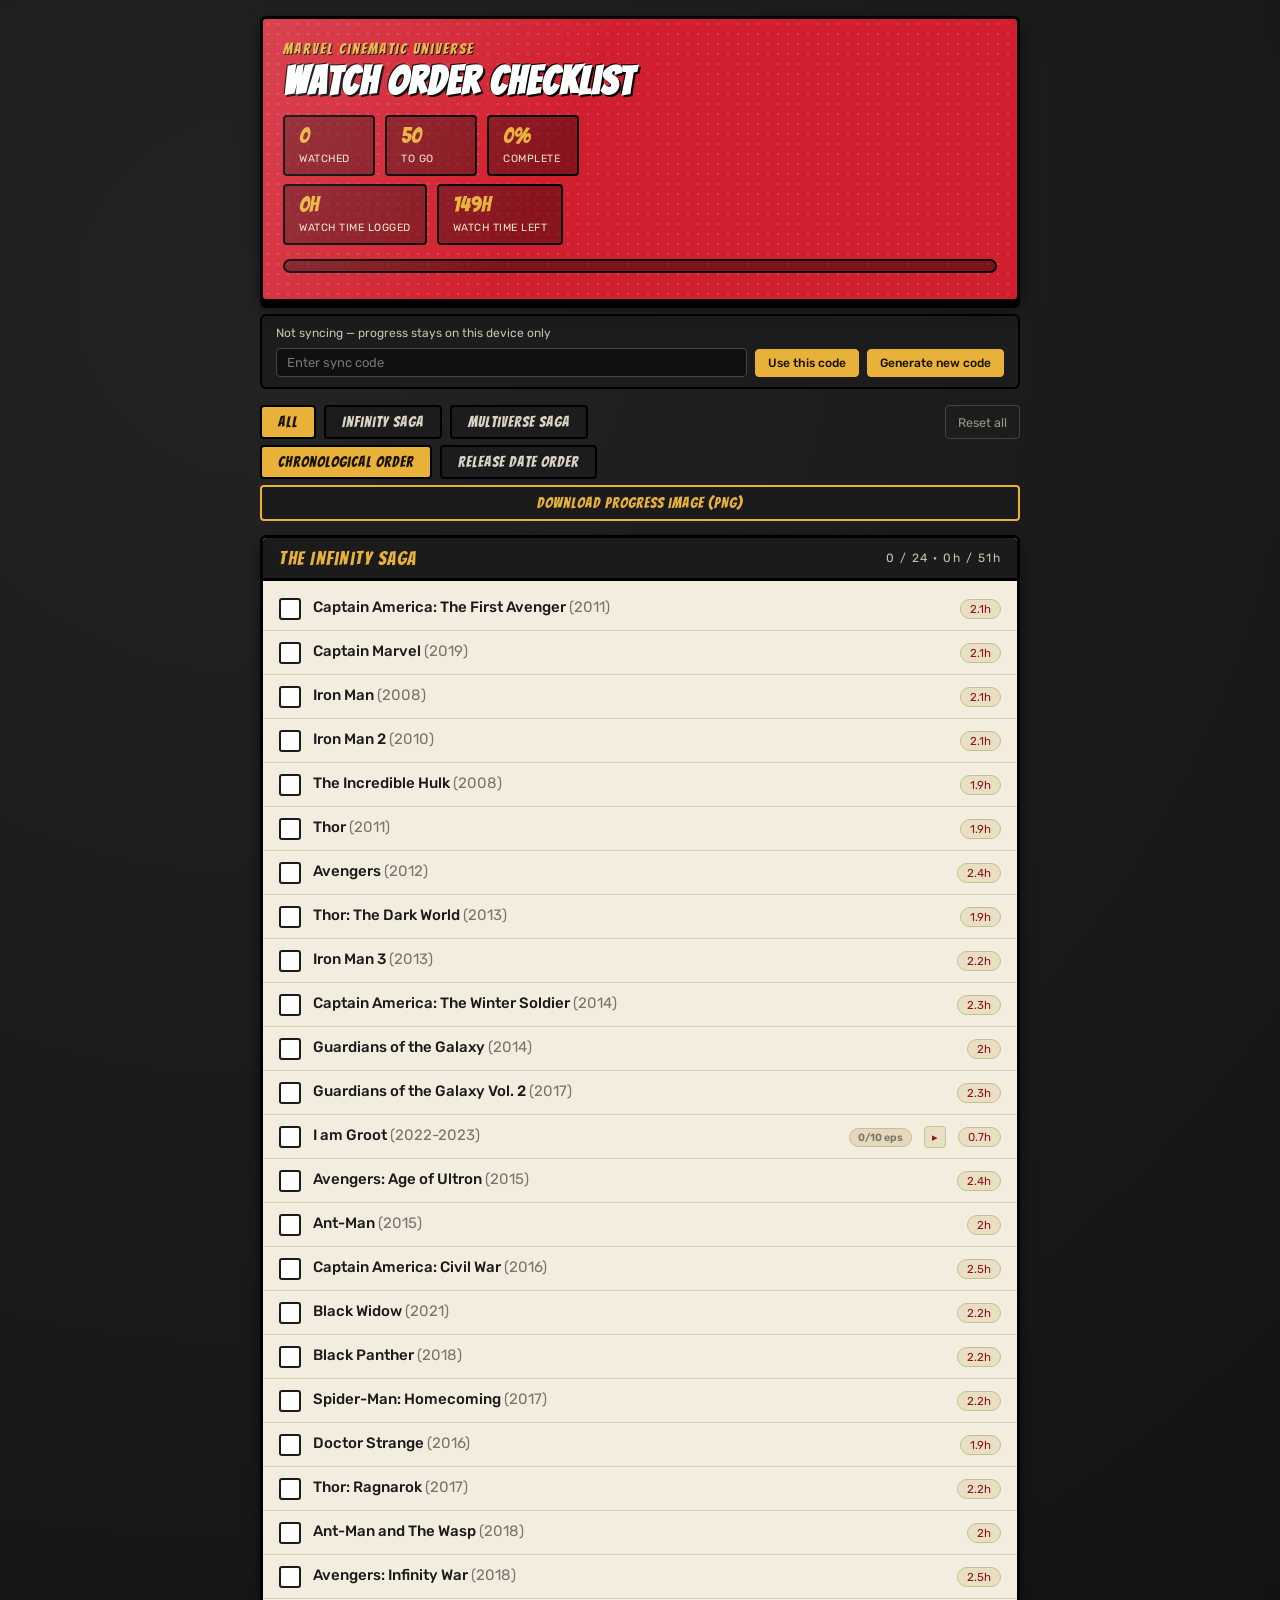
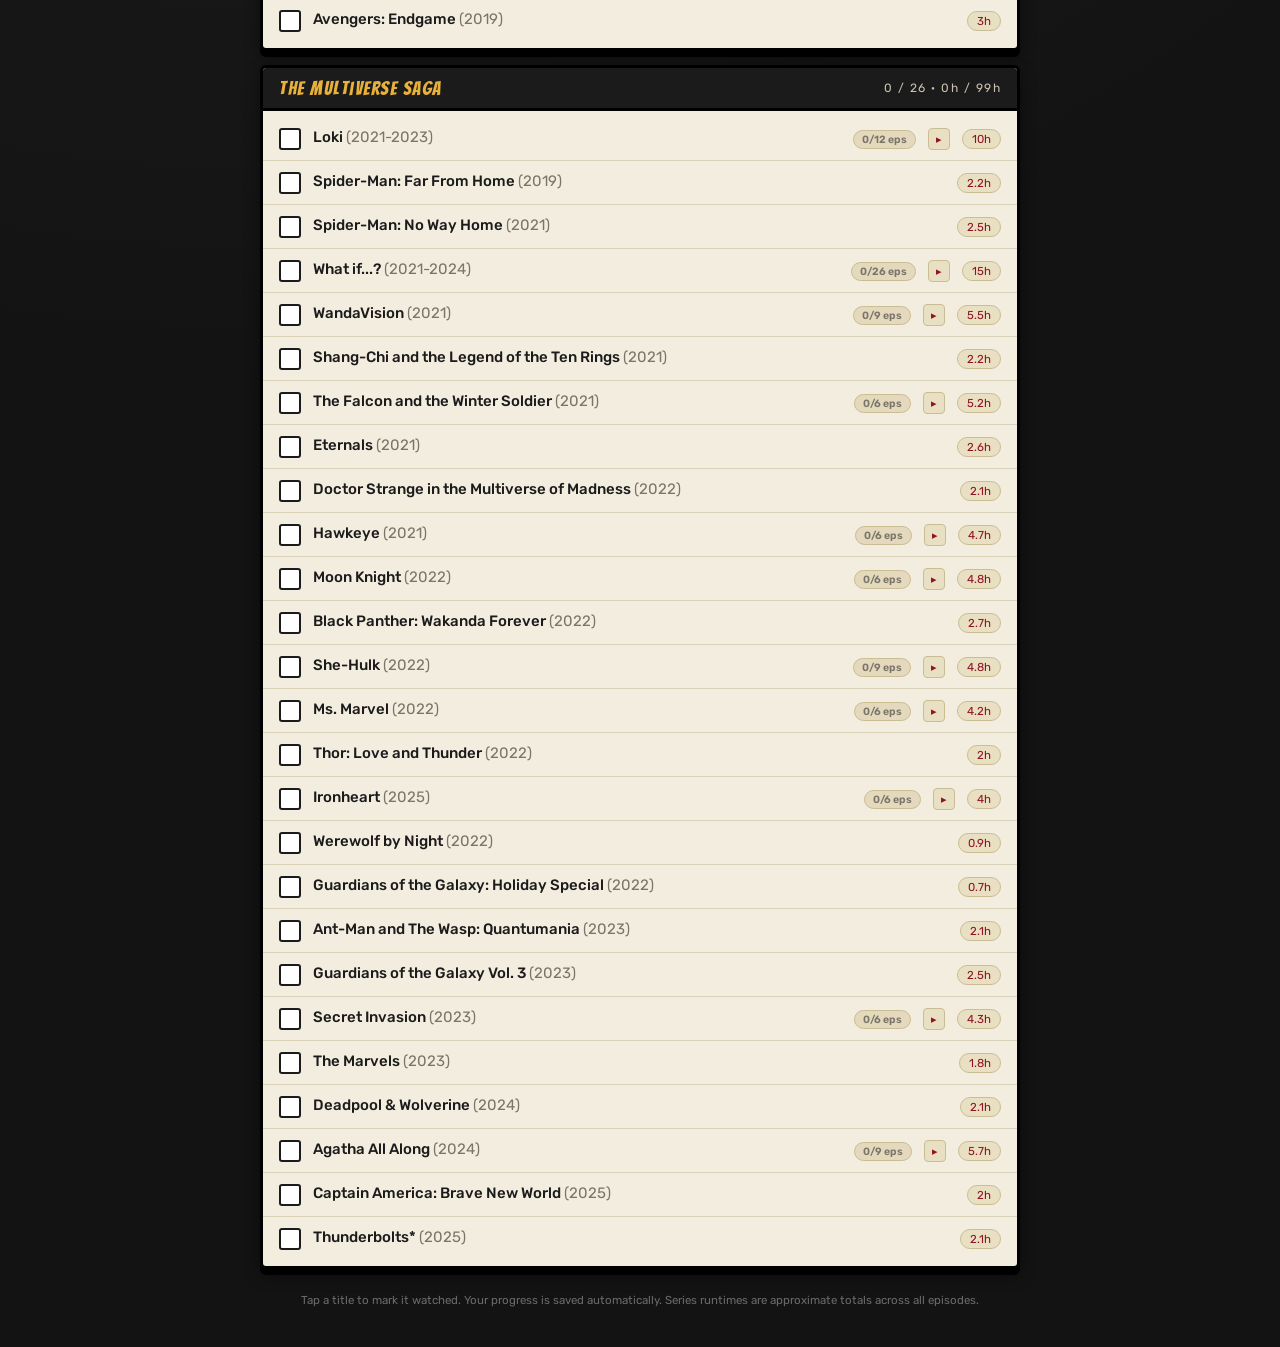
<file: index.html>
<!DOCTYPE html>
<html lang="en">
<head>
<meta charset="UTF-8">
<meta name="viewport" content="width=device-width, initial-scale=1, maximum-scale=1">
<title>MCU Watch Order Checklist</title>
<link rel="stylesheet" href="style.css?v=3">
</head>
<body>
<div class="wrap">

  <div class="hero">
    <p class="eyebrow">Marvel cinematic universe</p>
    <h1>Watch order checklist</h1>
    <div class="stats">
      <div class="stat"><span class="n" id="statDone">0</span><span class="l">watched</span></div>
      <div class="stat"><span class="n" id="statLeft">0</span><span class="l">to go</span></div>
      <div class="stat"><span class="n" id="statPct">0%</span><span class="l">complete</span></div>
    </div>
    <div class="stats" style="margin-top:8px;">
      <div class="stat"><span class="n" id="hoursDone">0h</span><span class="l">watch time logged</span></div>
      <div class="stat"><span class="n" id="hoursLeft">0h</span><span class="l">watch time left</span></div>
    </div>
    <div class="bar-track"><div class="bar-fill" id="barFill"></div></div>
  </div>

  <div class="sync-panel" id="syncPanel">
    <div class="sync-row">
      <span class="sync-label" id="syncStatus">Not syncing &mdash; progress stays on this device only</span>
    </div>
    <div class="sync-row">
      <input type="text" id="syncInput" class="sync-input" placeholder="Enter sync code" maxlength="12" autocomplete="off">
      <button class="sync-btn" id="syncConnectBtn">Use this code</button>
      <button class="sync-btn" id="syncGenerateBtn">Generate new code</button>
      <button class="sync-btn ghost" id="syncStopBtn" style="display:none;">Stop syncing</button>
    </div>
  </div>

  <div class="controls">
    <button class="tab active" data-tab="all">All</button>
    <button class="tab" data-tab="infinity">Infinity saga</button>
    <button class="tab" data-tab="multiverse">Multiverse saga</button>
    <button class="reset-btn" id="resetBtn">Reset all</button>
  </div>

  <div class="controls" style="margin-top:0;">
    <button class="tab order-tab active" data-order="chrono">Chronological order</button>
    <button class="tab order-tab" data-order="release">Release date order</button>
  </div>

  <div class="controls" style="margin-top:0;">
    <button class="export-btn" id="exportBtn">Download progress image (PNG)</button>
  </div>

  <div id="lists"></div>

  <footer>Tap a title to mark it watched. Your progress is saved automatically. Series runtimes are approximate totals across all episodes.</footer>
</div>

<script src="script.js?v=3"></script>
</body>
</html>
</file>
<file: style.css>
@import url('https://fonts.googleapis.com/css2?family=Bangers&family=Rubik:wght@400;500;700&display=swap');

  :root{
    --bg: #131313;
    --panel: #1c1c1c;
    --paper: #f3ede0;
    --red: #d21f2f;
    --red-dark: #8f1420;
    --gold: #e8b13a;
    --ink: #1b1b1b;
    --muted: #7a7568;
    --line: #d9d0b8;
  }
  *{ box-sizing: border-box; }
  body{
    margin:0;
    background: radial-gradient(circle at 20% 10%, #232323, var(--bg) 60%);
    font-family: 'Rubik', sans-serif;
    color: var(--ink);
    min-height:100vh;
    padding: 16px 10px 40px;
    overflow-x: hidden;
  }
  .wrap{ max-width: 760px; margin: 0 auto; }

  .hero{
    position: relative;
    background: var(--red);
    background-image:
      radial-gradient(circle, rgba(255,255,255,0.14) 1.4px, transparent 1.5px);
    background-size: 10px 10px;
    border: 3px solid #000;
    border-radius: 6px;
    padding: 22px 20px 26px;
    box-shadow: 0 6px 0 #000, 0 6px 18px rgba(0,0,0,0.5);
    overflow: hidden;
  }
  .hero::before{
    content:"";
    position:absolute; inset:0;
    background: linear-gradient(115deg, rgba(255,255,255,0.16), transparent 40%);
  }
  .eyebrow{
    font-family:'Bangers', cursive;
    letter-spacing: 2px;
    color: var(--gold);
    font-size: 15px;
    margin: 0 0 4px;
    text-shadow: 1px 1px 0 #000;
  }
  h1{
    font-family:'Bangers', cursive;
    font-size: 40px;
    line-height: 1;
    letter-spacing: 1px;
    color: #fff;
    margin: 0 0 14px;
    text-shadow: 2px 2px 0 #000, -1px -1px 0 #000;
  }
  .stats{
    display:flex; gap: 10px; flex-wrap: wrap;
  }
  .stat{
    background: rgba(0,0,0,0.35);
    border: 2px solid #000;
    border-radius: 4px;
    padding: 8px 14px;
    color: #fff;
    min-width: 92px;
  }
  .stat .n{ font-family:'Bangers', cursive; font-size: 22px; color: var(--gold); display:block; line-height:1;}
  .stat .l{ font-size: 10.5px; letter-spacing: .5px; text-transform: uppercase; color: #f1e3c6; }

  .bar-track{
    margin-top: 14px;
    height: 14px;
    background: rgba(0,0,0,0.4);
    border: 2px solid #000;
    border-radius: 8px;
    overflow: hidden;
  }
  .bar-fill{
    height: 100%;
    background: linear-gradient(90deg, var(--gold), #fff2c9);
    width: 0%;
    transition: width .4s ease;
  }

  .controls{
    display:flex; gap:8px; margin: 16px 0 6px; flex-wrap: wrap;
  }
  .tab{
    font-family:'Bangers', cursive;
    letter-spacing: 1px;
    font-size: 15px;
    background: var(--panel);
    color: #d8d3c4;
    border: 2px solid #000;
    border-radius: 4px;
    padding: 7px 16px;
    cursor: pointer;
  }
  .tab.active{ background: var(--gold); color: #1b1200; }
  .reset-btn{
    margin-left:auto;
    font-family:'Rubik', sans-serif;
    font-size: 12.5px;
    background: transparent;
    color: #9a9689;
    border: 1px solid #444;
    border-radius: 4px;
    padding: 7px 12px;
    cursor: pointer;
  }
  .reset-btn:hover{ color: #fff; border-color:#888; }

  .saga{
    background: var(--paper);
    border: 3px solid #000;
    border-radius: 6px;
    margin-top: 14px;
    box-shadow: 0 6px 0 #000, 0 6px 16px rgba(0,0,0,0.45);
    overflow: hidden;
  }
  .saga-head{
    background: var(--ink);
    color: var(--gold);
    font-family: 'Bangers', cursive;
    letter-spacing: 1.5px;
    font-size: 19px;
    padding: 10px 16px;
    display:flex; justify-content: space-between; align-items:center;
    border-bottom: 3px solid #000;
  }
  .saga-head span.count{ font-family:'Rubik'; font-size: 12px; color: #c9c3ad; }

  ul.list{ list-style:none; margin:0; padding: 6px 0; }
  li.item{
    display:flex; align-items:flex-start; gap: 12px;
    padding: 10px 16px;
    border-bottom: 1px solid var(--line);
    cursor:pointer;
    user-select:none;
  }
  li.item:last-child{ border-bottom:none; }
  li.item:hover{ background: #ece2c9; }

  .box{
    flex: 0 0 22px;
    width: 22px; height: 22px;
    border: 2.5px solid var(--ink);
    border-radius: 3px;
    background: #fff;
    display:flex; align-items:center; justify-content:center;
    margin-top: 1px;
  }
  .box svg{ width:16px; height:16px; opacity:0; transform: scale(0.6); transition: all .12s ease; }
  li.item.done .box{ background: var(--red); border-color: var(--red-dark); }
  li.item.done .box svg{ opacity:1; transform: scale(1); }
  li.item.done .title{ text-decoration: line-through; color: var(--muted); }

  .title{ font-size: 15px; font-weight: 500; line-height:1.35; flex:1; }
  .year{ color: var(--muted); font-weight: 400; }
  .dur{
    flex: 0 0 auto;
    font-size: 11.5px;
    color: var(--red-dark);
    background: #e9dfc3;
    border: 1px solid #c9bd93;
    border-radius: 10px;
    padding: 2px 9px;
    white-space: nowrap;
    margin-top: 2px;
  }
  li.item.done .dur{ color: var(--muted); background: #ded4b8; border-color: #c9bd93; }

  .saga-badge{
    flex: 0 0 auto;
    font-size: 10px;
    letter-spacing: .3px;
    text-transform: uppercase;
    font-weight: 500;
    padding: 3px 7px;
    border-radius: 3px;
    margin-top: 3px;
    color: #fff;
    background: var(--red-dark);
  }
  .saga-badge.multiverse{ background: #4a4738; }

  /* series / season / episode expandable rows */
  li.series-row{
    display:flex; align-items:flex-start; gap: 12px;
  }
  li.series-row.done .title{ text-decoration: line-through; color: var(--muted); }
  li.series-row.done .box{ background: var(--red); border-color: var(--red-dark); }
  li.series-row.done .box svg{ opacity:1; transform: scale(1); }

  .progress-pill{
    flex: 0 0 auto;
    font-size: 10.5px;
    font-weight: 600;
    color: var(--muted);
    background: #e4d9bd;
    border: 1px solid #c9bd93;
    border-radius: 10px;
    padding: 2px 8px;
    white-space: nowrap;
    margin-top: 3px;
  }

  .caret-btn-inline{
    flex: 0 0 auto;
    width: 22px; height: 22px;
    display:flex; align-items:center; justify-content:center;
    background: #e9dfc3;
    border: 1px solid #c9bd93;
    border-radius: 4px;
    cursor: pointer;
    font-size: 11px;
    line-height: 1;
    color: var(--red-dark);
    margin-top: 1px;
  }
  .caret-btn-inline:hover{ background: #ddcfa3; }

  ul.season-list{ list-style:none; margin:0; padding:0; background:#ece2c9; }
  li.season-row{
    display:flex; align-items:center; gap: 10px;
    padding: 8px 16px 8px 40px;
    border-top: 1px solid var(--line);
    cursor:pointer;
    user-select:none;
  }
  li.season-row:hover{ background: #e4d9bd; }
  li.season-row.done .title{ color: var(--muted); }
  li.season-row.done .box{ background: var(--red); border-color: var(--red-dark); }
  li.season-row.done .box svg{ opacity:1; transform: scale(1); }
  li.season-row .title{ font-size: 13.5px; font-weight: 600; flex: 1; }
  li.season-row .caret-btn-inline{ width: 20px; height: 20px; margin-top: 0; }
  .count-mini{ font-size: 11px; color: var(--muted); flex: 0 0 auto; min-width: 34px; text-align: right; }

  ul.episode-list{ list-style:none; margin:0; padding:0; background:#e4d9bd; }
  li.episode-row{
    display:flex; align-items:center; gap: 10px;
    padding: 7px 16px 7px 64px;
    border-top: 1px solid #d3c7a3;
    cursor:pointer;
    user-select:none;
  }
  li.episode-row:hover{ background: #ddd0ac; }
  li.episode-row.done .box{ background: var(--red); border-color: var(--red-dark); }
  li.episode-row.done .box svg{ opacity:1; transform: scale(1); }
  li.episode-row.done .ep-title{ text-decoration: line-through; color: var(--muted); }
  .ep-title{ font-size: 12.5px; flex:1; }
  li.episode-row .dur{ font-size: 10px; padding: 1px 7px; }

  .box-sm{
    flex: 0 0 16px;
    width: 16px; height: 16px;
    border: 2px solid var(--ink);
    border-radius: 3px;
    background: #fff;
    display:flex; align-items:center; justify-content:center;
    margin-top: 3px;
  }
  .box-sm svg{ width:11px; height:11px; opacity:0; transform: scale(0.6); transition: all .12s ease; }
  li.season-row .box-sm{ margin-top: 0; }

  footer{
    text-align:center; color:#6a6a6a; font-size:11.5px; margin-top:24px;
  }

  .sync-panel{
    background: var(--panel);
    border: 2px solid #000;
    border-radius: 6px;
    padding: 10px 14px;
    margin-top: 12px;
  }
  .sync-row{
    display:flex; align-items:center; gap:8px; flex-wrap: wrap;
  }
  .sync-row + .sync-row{ margin-top: 8px; }
  .sync-label{ font-size: 12px; color: #c9c3ad; }
  .sync-label.on{ color: var(--gold); }
  .sync-input{
    font-family: 'Rubik', sans-serif;
    font-size: 13px;
    padding: 6px 10px;
    border-radius: 4px;
    border: 1.5px solid #444;
    background: #101010;
    color: #f1ecd9;
    flex: 1 1 120px;
    min-width: 0;
  }
  .sync-btn{
    font-family: 'Rubik', sans-serif;
    font-size: 12px;
    font-weight: 500;
    padding: 6px 12px;
    border-radius: 4px;
    border: 1.5px solid var(--gold);
    background: var(--gold);
    color: #1b1200;
    cursor: pointer;
    white-space: nowrap;
  }
  .sync-btn.ghost{
    background: transparent;
    color: #c9a45a;
    border-color: #6a552a;
  }

  .export-btn{
    font-family: 'Bangers', cursive;
    letter-spacing: 1px;
    font-size: 15px;
    background: var(--ink);
    color: var(--gold);
    border: 2px solid var(--gold);
    border-radius: 4px;
    padding: 8px 18px;
    cursor: pointer;
    width: 100%;
  }
  .export-btn:disabled{ opacity: 0.6; cursor: default; }

  .modal-overlay{
    position: fixed; inset: 0;
    background: rgba(0,0,0,0.65);
    display: flex; align-items: center; justify-content: center;
    z-index: 1000;
    padding: 20px;
    animation: modalFadeIn .15s ease;
  }
  @keyframes modalFadeIn{ from{ opacity: 0; } to{ opacity: 1; } }
  .modal-box{
    width: 100%; max-width: 360px;
    background: var(--paper);
    border: 3px solid #000;
    border-radius: 6px;
    box-shadow: 0 8px 0 #000, 0 8px 20px rgba(0,0,0,0.55);
    overflow: hidden;
    animation: modalPopIn .18s cubic-bezier(.2,.9,.3,1.2);
  }
  @keyframes modalPopIn{ from{ transform: scale(0.92); opacity: 0; } to{ transform: scale(1); opacity: 1; } }
  .modal-header{
    background: var(--red);
    background-image: radial-gradient(circle, rgba(255,255,255,0.14) 1.4px, transparent 1.5px);
    background-size: 10px 10px;
    border-bottom: 3px solid #000;
    padding: 14px 18px;
    font-family: 'Bangers', cursive;
    letter-spacing: 1px;
    font-size: 20px;
    color: #fff;
    text-shadow: 1px 1px 0 #000, -1px -1px 0 #000;
  }
  .modal-body{
    padding: 16px 18px;
    font-size: 14px;
    line-height: 1.5;
    color: var(--ink);
  }
  .modal-actions{
    display: flex; justify-content: flex-end; gap: 8px;
    padding: 0 18px 18px;
  }
  .modal-btn{
    font-family: 'Rubik', sans-serif;
    font-weight: 500;
    font-size: 13px;
    padding: 8px 16px;
    border-radius: 4px;
    border: 2px solid #000;
    background: var(--gold);
    color: #1b1200;
    cursor: pointer;
  }
  .modal-btn.ghost{
    background: transparent;
    color: var(--muted);
    border-color: #b8ac86;
  }

  @media (max-width:480px){
    body{ padding: 12px 8px 32px; }
    .hero{ padding: 16px 14px 20px; }
    h1{ font-size: 26px; margin-bottom: 10px; }
    .eyebrow{ font-size: 12.5px; }
    .stats{ gap: 7px; }
    .stat{ min-width: 0; flex: 1 1 30%; padding:6px 8px; text-align:center; }
    .stat .n{ font-size: 18px; }
    .stat .l{ font-size: 9px; }
    .controls{ gap:6px; margin: 12px 0 6px; }
    .tab{ font-size: 13px; padding: 6px 11px; }
    .reset-btn{ font-size: 11px; padding: 6px 9px; }
    .saga-head{ font-size: 16px; padding: 9px 12px; flex-wrap: wrap; gap: 4px; }
    li.item{ padding: 9px 12px; flex-wrap: wrap; gap: 6px 8px; }
    .title{ font-size: 14px; min-width: 0; }
    .box{ margin-top: 0; }
    .dur{ font-size: 10.5px; margin-left: 34px; }
    .saga-badge{ font-size: 9px; margin-left: 34px; }
    .progress-pill{ font-size: 9.5px; margin-left: 34px; }
    li.season-row{ padding: 8px 12px 8px 30px; }
    li.episode-row{ padding: 7px 12px 7px 46px; }
    .caret-btn-inline{ width: 20px; height: 20px; }
  }

  @media (max-width:360px){
    h1{ font-size: 22px; }
    .stat .n{ font-size: 16px; }
  }
</file>
